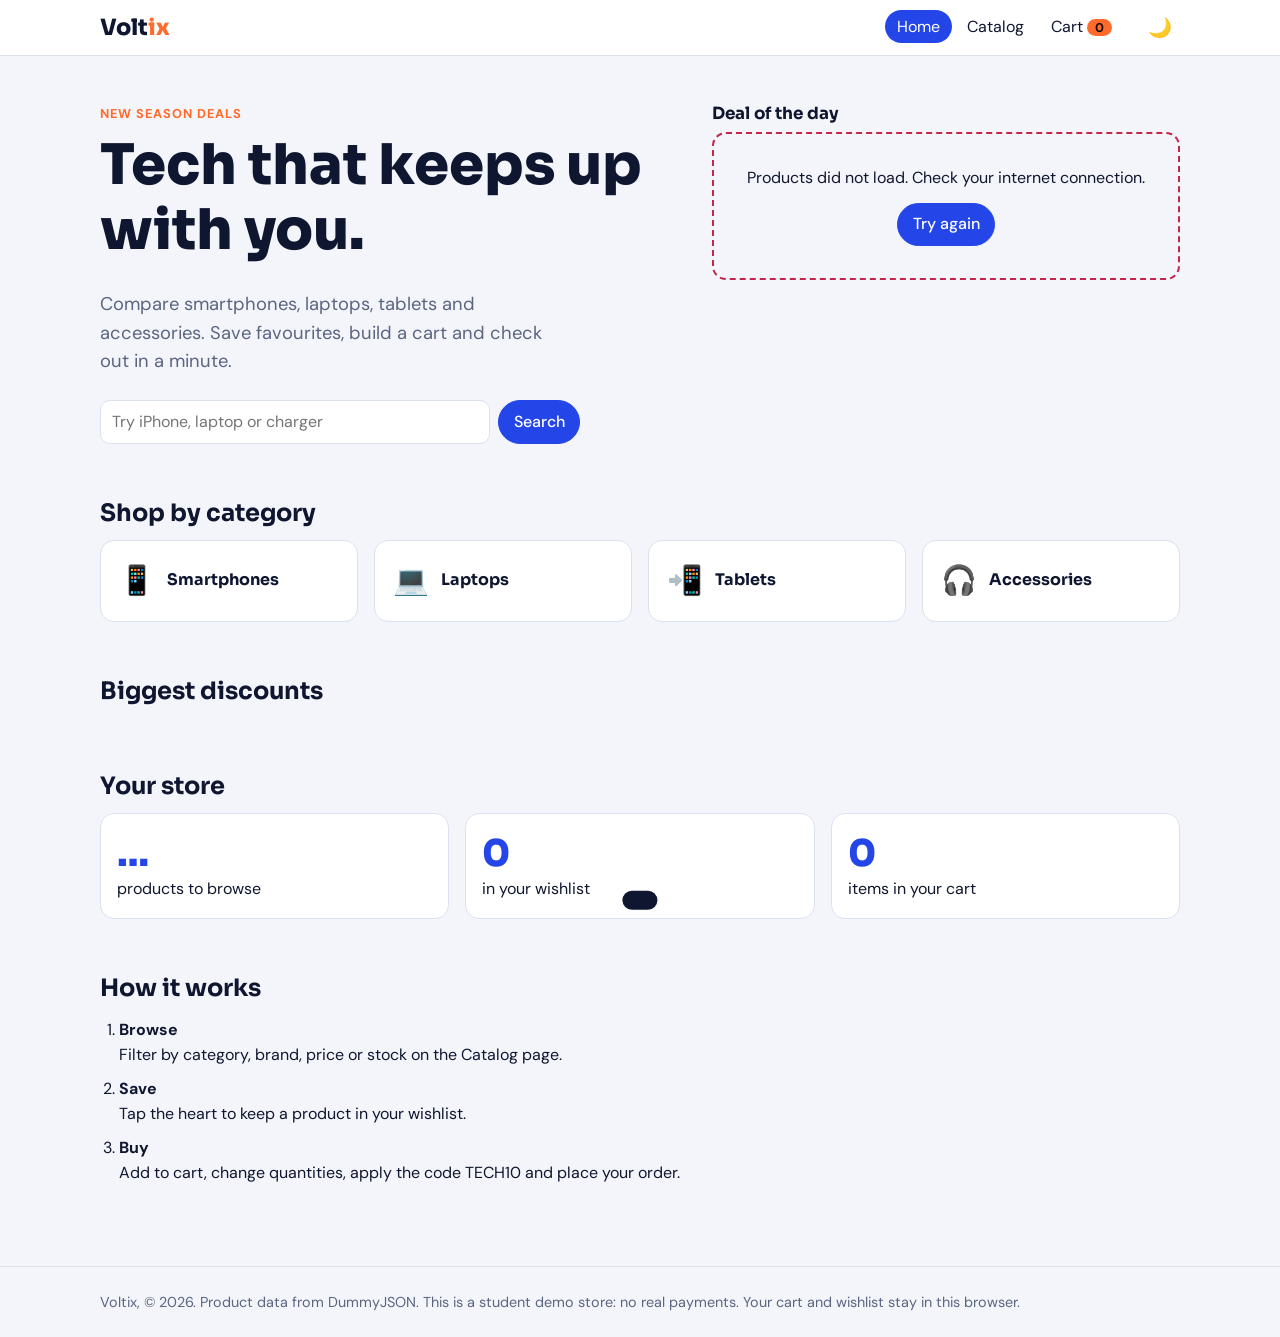
<file: techstore/index.html>
<!DOCTYPE html><html lang="en"><head><title>Voltix: phones, laptops and tablets</title><meta charset="utf-8"><meta name="viewport" content="width=device-width, initial-scale=1">
<link rel="preconnect" href="https://fonts.googleapis.com"><link rel="preconnect" href="https://fonts.gstatic.com" crossorigin>
<link href="https://fonts.googleapis.com/css2?family=Sora:wght@600;800&family=DM+Sans:wght@400;500;700&display=swap" rel="stylesheet">
<link rel="stylesheet" href="style.css"><script src="script.js" defer></script></head><body data-page="home">
<header class="site-header"><div class="wrap nav">
  <a class="logo" href="index.html">Volt<span>ix</span></a>
  <nav aria-label="Main"><a href="index.html" aria-current="page">Home</a><a href="products.html">Catalog</a><a href="cart.html">Cart <span class="pill" data-count="cart">0</span></a></nav>
  <button id="themeBtn" class="icon-btn" aria-label="Switch light or dark theme">🌙</button>
</div></header>
<main>
<section class="hero"><div class="wrap hero-grid">
  <div>
    <p class="eyebrow">New season deals</p>
    <h1>Tech that keeps up with you.</h1>
    <p class="lead">Compare smartphones, laptops, tablets and accessories. Save favourites, build a cart and check out in a minute.</p>
    <form class="hero-search" action="products.html" method="get" role="search">
      <label for="q" class="sr">Search products</label>
      <input id="q" name="q" type="search" placeholder="Try iPhone, laptop or charger" required>
      <button class="btn primary" type="submit">Search</button>
    </form>
  </div>
  <div><h2 class="small-h">Deal of the day</h2><div id="daily" aria-live="polite"></div></div>
</div></section>

<section class="wrap block"><h2>Shop by category</h2>
  <div class="cats">
    <a class="cat" href="products.html?cat=smartphones"><span>📱</span>Smartphones</a>
    <a class="cat" href="products.html?cat=laptops"><span>💻</span>Laptops</a>
    <a class="cat" href="products.html?cat=tablets"><span>📲</span>Tablets</a>
    <a class="cat" href="products.html?cat=mobile-accessories"><span>🎧</span>Accessories</a>
  </div></section>

<section class="wrap block"><h2>Biggest discounts</h2><div id="top" class="grid" aria-live="polite"></div></section>

<section class="wrap block"><h2>Your store</h2>
  <div class="stats">
    <div><strong data-count="products">…</strong><span>products to browse</span></div>
    <div><strong data-count="wish">0</strong><span>in your wishlist</span></div>
    <div><strong data-count="cart">0</strong><span>items in your cart</span></div>
  </div></section>

<section class="wrap block"><h2>How it works</h2>
  <ol class="steps">
    <li><b>Browse</b> Filter by category, brand, price or stock on the Catalog page.</li>
    <li><b>Save</b> Tap the heart to keep a product in your wishlist.</li>
    <li><b>Buy</b> Add to cart, change quantities, apply the code TECH10 and place your order.</li>
  </ol></section>
</main>
<footer class="site-footer"><div class="wrap">Voltix, © <span id="year"></span>. Product data from DummyJSON. This is a student demo store: no real payments. Your cart and wishlist stay in this browser.</div></footer>
<div id="toast" class="toast" role="status" aria-live="polite"></div><dialog id="modal" aria-label="Product details"></dialog></body></html>
</file>
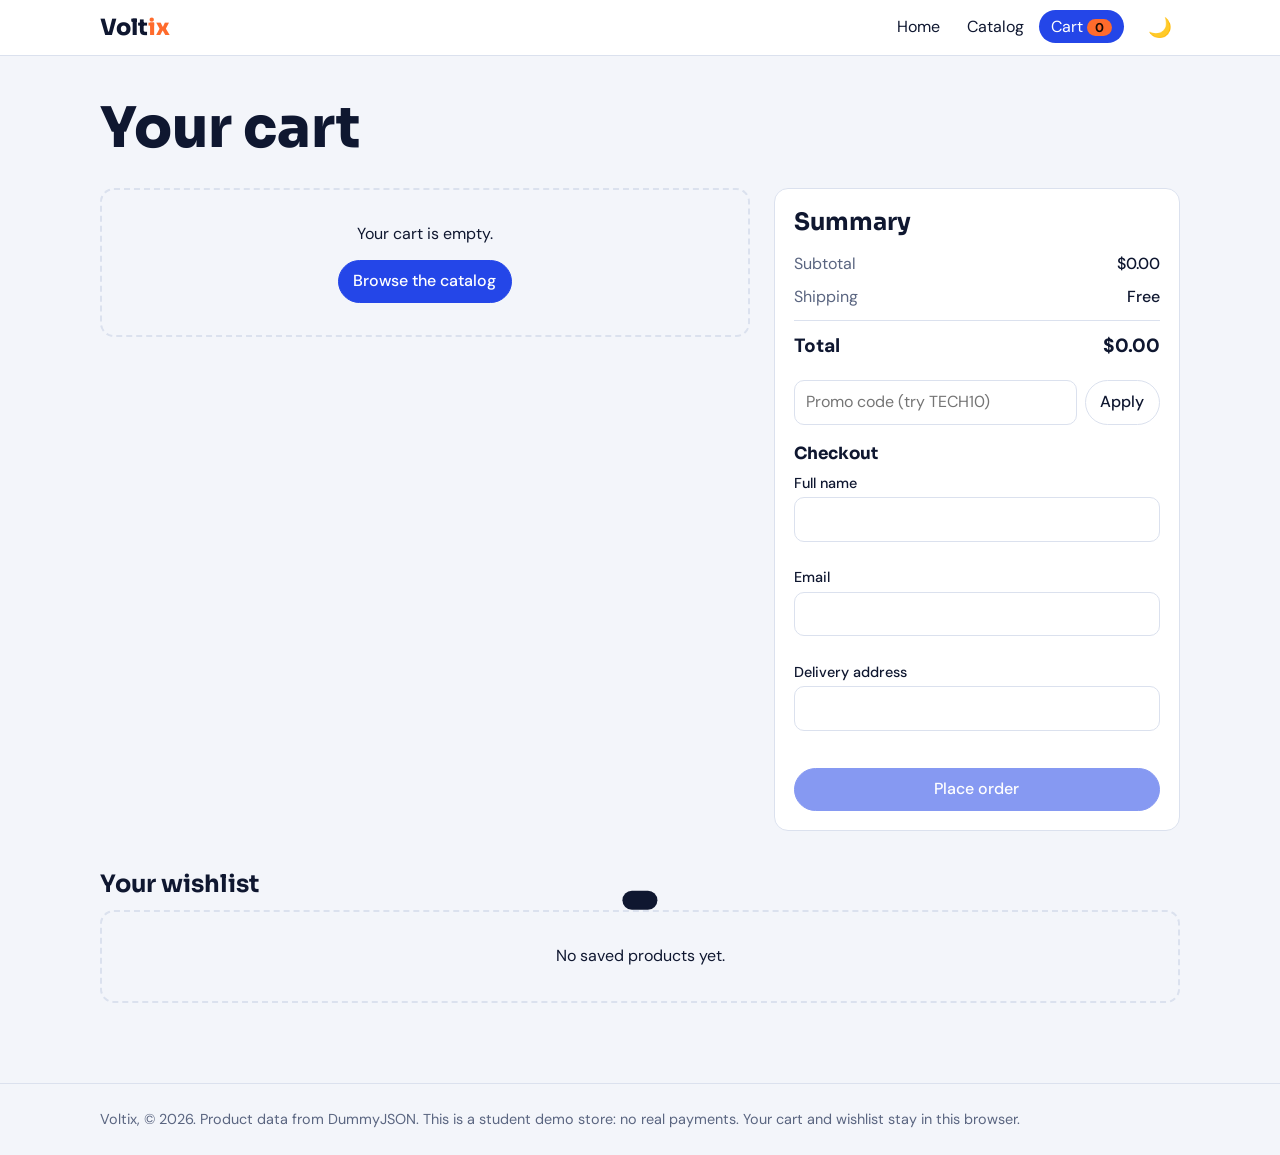
<file: techstore/cart.html>
<!DOCTYPE html><html lang="en"><head><title>Cart | Voltix</title><meta charset="utf-8"><meta name="viewport" content="width=device-width, initial-scale=1">
<link rel="preconnect" href="https://fonts.googleapis.com"><link rel="preconnect" href="https://fonts.gstatic.com" crossorigin>
<link href="https://fonts.googleapis.com/css2?family=Sora:wght@600;800&family=DM+Sans:wght@400;500;700&display=swap" rel="stylesheet">
<link rel="stylesheet" href="style.css"><script src="script.js" defer></script></head><body data-page="cart">
<header class="site-header"><div class="wrap nav">
  <a class="logo" href="index.html">Volt<span>ix</span></a>
  <nav aria-label="Main"><a href="index.html">Home</a><a href="products.html">Catalog</a><a href="cart.html" aria-current="page">Cart <span class="pill" data-count="cart">0</span></a></nav>
  <button id="themeBtn" class="icon-btn" aria-label="Switch light or dark theme">🌙</button>
</div></header>
<main class="wrap block">
  <h1>Your cart</h1>
  <div class="cart-layout">
    <section aria-label="Cart items"><div id="lines"></div></section>
    <aside class="summary" aria-label="Order summary">
      <h2>Summary</h2>
      <dl id="totals"></dl>
      <form id="promoForm" class="promo">
        <label for="promo" class="sr">Promo code</label>
        <input id="promo" type="text" placeholder="Promo code (try TECH10)" autocomplete="off">
        <button class="btn" type="submit">Apply</button>
      </form>
      <form id="checkout" novalidate>
        <h3>Checkout</h3>
        <label for="name">Full name</label><input id="name" required autocomplete="name">
        <p class="err" id="nameErr"></p>
        <label for="email">Email</label><input id="email" type="email" required autocomplete="email">
        <p class="err" id="emailErr"></p>
        <label for="address">Delivery address</label><input id="address" required autocomplete="street-address">
        <p class="err" id="addressErr"></p>
        <button id="placeBtn" class="btn primary wide" type="submit">Place order</button>
      </form>
    </aside>
  </div>
  <section class="block"><h2>Your wishlist</h2><div id="wish" class="grid" aria-live="polite"></div></section>
</main>
<footer class="site-footer"><div class="wrap">Voltix, © <span id="year"></span>. Product data from DummyJSON. This is a student demo store: no real payments. Your cart and wishlist stay in this browser.</div></footer>
<div id="toast" class="toast" role="status" aria-live="polite"></div><dialog id="modal" aria-label="Product details"></dialog></body></html>
</file>
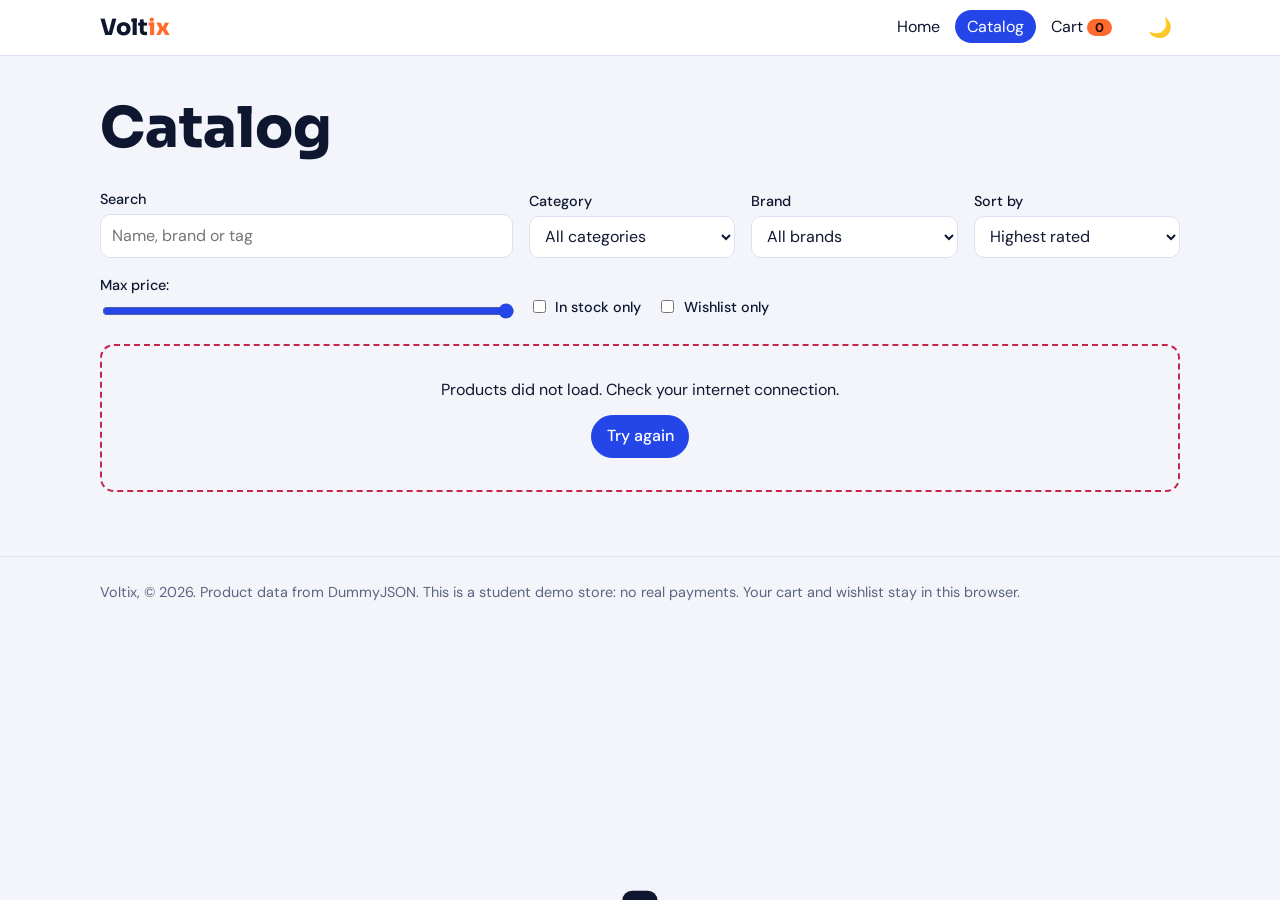
<file: techstore/products.html>
<!DOCTYPE html><html lang="en"><head><title>Catalog | Voltix</title><meta charset="utf-8"><meta name="viewport" content="width=device-width, initial-scale=1">
<link rel="preconnect" href="https://fonts.googleapis.com"><link rel="preconnect" href="https://fonts.gstatic.com" crossorigin>
<link href="https://fonts.googleapis.com/css2?family=Sora:wght@600;800&family=DM+Sans:wght@400;500;700&display=swap" rel="stylesheet">
<link rel="stylesheet" href="style.css"><script src="script.js" defer></script></head><body data-page="products">
<header class="site-header"><div class="wrap nav">
  <a class="logo" href="index.html">Volt<span>ix</span></a>
  <nav aria-label="Main"><a href="index.html">Home</a><a href="products.html" aria-current="page">Catalog</a><a href="cart.html">Cart <span class="pill" data-count="cart">0</span></a></nav>
  <button id="themeBtn" class="icon-btn" aria-label="Switch light or dark theme">🌙</button>
</div></header>
<main class="wrap block">
  <h1>Catalog</h1>
  <div class="toolbar">
    <div><label for="search">Search</label><input id="search" type="search" placeholder="Name, brand or tag"></div>
    <div><label for="category">Category</label><select id="category"><option value="">All categories</option></select></div>
    <div><label for="brand">Brand</label><select id="brand"><option value="">All brands</option></select></div>
    <div><label for="sort">Sort by</label><select id="sort"><option value="rating">Highest rated</option><option value="priceAsc">Price: low to high</option><option value="priceDesc">Price: high to low</option><option value="discount">Biggest discount</option><option value="name">Name A to Z</option></select></div>
    <div><label for="maxPrice">Max price: <output id="maxOut"></output></label><input id="maxPrice" type="range" min="0" max="100" step="10" value="100"></div>
    <div class="checks"><label class="check"><input id="inStock" type="checkbox"> In stock only</label><label class="check"><input id="onlyWish" type="checkbox"> Wishlist only</label></div>
  </div>
  <p id="count" class="muted" aria-live="polite"></p>
  <div id="grid" class="grid"></div>
</main>
<footer class="site-footer"><div class="wrap">Voltix, © <span id="year"></span>. Product data from DummyJSON. This is a student demo store: no real payments. Your cart and wishlist stay in this browser.</div></footer>
<div id="toast" class="toast" role="status" aria-live="polite"></div><dialog id="modal" aria-label="Product details"></dialog></body></html>
</file>
<file: techstore/style.css>
:root{--bg:#f3f5fa;--surface:#fff;--ink:#0f1730;--muted:#5a6580;--line:#dbe1ee;--brand:#2446e8;--on-brand:#fff;--accent:#ff6b2c;--good:#12805c;--bad:#c4264a;--r:14px}
[data-theme=dark]{--bg:#0a0f1f;--surface:#121a33;--ink:#e9edfb;--muted:#9aa6c8;--line:#232e52;--brand:#7c97ff;--on-brand:#0a0f1f;--accent:#ff8a57;--good:#4cd6a0;--bad:#ff7b9c}
*{box-sizing:border-box}
body{margin:0;background:var(--bg);color:var(--ink);font:16px/1.55 "DM Sans",system-ui,sans-serif}
h1,h2,h3,h4{font-family:Sora,system-ui,sans-serif;line-height:1.15;margin:0 0 .5em}
h1{font-size:clamp(2.1rem,6vw,3.5rem);font-weight:800}h2{font-size:1.5rem}h3{font-size:1.05rem}
.small-h{font-size:1.05rem}a{color:inherit}
.wrap{max-width:1120px;margin:0 auto;padding:0 1.25rem}.block{padding-top:2.5rem;padding-bottom:1rem}
.sr{position:absolute;width:1px;height:1px;overflow:hidden;clip:rect(0 0 0 0)}
.muted{color:var(--muted)}
:focus-visible{outline:3px solid var(--accent);outline-offset:2px}
.site-header{position:sticky;top:0;z-index:5;background:var(--surface);border-bottom:1px solid var(--line)}
.nav{display:flex;align-items:center;gap:1rem;flex-wrap:wrap;padding-top:.7rem;padding-bottom:.7rem}
.logo{font:800 1.4rem Sora,sans-serif;text-decoration:none;margin-right:auto}.logo span{color:var(--accent)}
nav a{text-decoration:none;padding:.4rem .75rem;border-radius:99px;margin-left:.2rem}
nav a:hover{background:var(--bg)}nav a[aria-current]{background:var(--brand);color:var(--on-brand)}
.pill{background:var(--accent);color:#1a0b02;border-radius:99px;padding:0 .5rem;font-size:.8rem;font-weight:700}
.btn{font:inherit;font-weight:500;border:1px solid var(--line);background:var(--surface);color:var(--ink);padding:.5rem .9rem;border-radius:99px;cursor:pointer;text-decoration:none;display:inline-block}
.btn:hover{border-color:var(--brand)}.btn:disabled{opacity:.55;cursor:not-allowed}
.btn.primary{background:var(--brand);color:var(--on-brand);border-color:var(--brand)}
.btn.wide{width:100%;margin-top:.8rem}
.btn.fav.on{color:var(--bad);border-color:var(--bad)}
.icon-btn{border:0;background:none;font-size:1.2rem;cursor:pointer;color:inherit;padding:.3rem .5rem;border-radius:8px}
input,select{font:inherit;color:var(--ink);background:var(--surface);border:1px solid var(--line);border-radius:10px;padding:.55rem .7rem;width:100%}
input[type=range]{padding:0;accent-color:var(--brand)}
label{font-weight:500;font-size:.9rem;display:block;margin-bottom:.2rem}
.eyebrow{color:var(--accent);font-weight:700;text-transform:uppercase;letter-spacing:.08em;font-size:.8rem;margin:0 0 .6rem}
.hero{padding:3rem 0 1rem}
.hero-grid{display:grid;grid-template-columns:1.1fr .9fr;gap:2.5rem;align-items:start}
.lead{font-size:1.15rem;color:var(--muted);max-width:36ch}
.hero-search{display:flex;gap:.5rem;margin-top:1.5rem;max-width:30rem}
.cats{display:grid;grid-template-columns:repeat(auto-fit,minmax(200px,1fr));gap:1rem}
.cat{display:flex;align-items:center;gap:.8rem;background:var(--surface);border:1px solid var(--line);border-radius:var(--r);padding:1.1rem;text-decoration:none;font-weight:700;font-family:Sora,sans-serif}
.cat span{font-size:1.8rem}.cat:hover{border-color:var(--brand);transform:translateY(-2px)}
.grid{display:grid;grid-template-columns:repeat(auto-fill,minmax(265px,1fr));gap:1.1rem}
.card{background:var(--surface);border:1px solid var(--line);border-radius:var(--r);overflow:hidden;display:flex;flex-direction:column;position:relative}
.card img{width:100%;aspect-ratio:1/1;object-fit:contain;background:linear-gradient(var(--bg),var(--surface));padding:.6rem}
.badge{position:absolute;left:.7rem;top:.7rem;background:var(--accent);color:#1a0b02;font-weight:700;font-size:.8rem;border-radius:99px;padding:.1rem .6rem}
.card-body{padding:.9rem;display:flex;flex-direction:column;gap:.4rem;flex:1}
.brand{margin:0;color:var(--muted);font-size:.8rem;text-transform:uppercase;letter-spacing:.06em}
.card h3{margin:0}
.rating{margin:0;color:var(--muted);font-size:.9rem}
.price{display:flex;align-items:baseline;gap:.5rem;margin:0}.price strong{font:800 1.3rem Sora,sans-serif}.price s{color:var(--muted);font-size:.9rem}
.stock{font-size:.85rem;margin:0;font-weight:500}.stock.in{color:var(--good)}.stock.low{color:var(--accent)}.stock.out{color:var(--bad)}
.card-actions .btn.primary{flex:1;text-align:center}
.card-actions{display:flex;gap:.4rem;margin-top:auto;flex-wrap:wrap;padding-top:.4rem}
.toolbar{display:grid;grid-template-columns:2fr 1fr 1fr 1fr;gap:1rem;align-items:end;margin-bottom:1rem}
.checks{display:flex;gap:1rem;flex-wrap:wrap;grid-column:span 2}
.check{display:flex;gap:.4rem;align-items:center;margin:0 0 .6rem}.check input{width:auto}
.stats{display:grid;grid-template-columns:repeat(auto-fit,minmax(180px,1fr));gap:1rem}
.stats div{background:var(--surface);border:1px solid var(--line);border-radius:var(--r);padding:1rem}
.stats strong{display:block;font:800 2.3rem Sora,sans-serif;color:var(--brand)}
.steps{padding-left:1.2rem;display:grid;gap:.6rem}.steps b{display:block}
.status{grid-column:1/-1;text-align:center;padding:2rem 1rem;border:2px dashed var(--line);border-radius:var(--r);display:flex;flex-direction:column;align-items:center;gap:.8rem}
.status.error{border-color:var(--bad)}
.spinner{width:1.6rem;height:1.6rem;border:3px solid var(--line);border-top-color:var(--brand);border-radius:50%;animation:spin .8s linear infinite}
@keyframes spin{to{transform:rotate(360deg)}}
.cart-layout{display:grid;grid-template-columns:1.6fr 1fr;gap:1.5rem;align-items:start}
.line{display:grid;grid-template-columns:80px 1fr auto;gap:.9rem;align-items:center;background:var(--surface);border:1px solid var(--line);border-radius:var(--r);padding:.7rem;margin-bottom:.7rem}
.line img{width:80px;height:80px;object-fit:contain;background:var(--bg);border-radius:10px}
.line h3{margin:0 0 .2rem}.line p{margin:0}
.qty{display:inline-flex;align-items:center;gap:.4rem;margin-top:.4rem}
.qty button{width:2rem;height:2rem;border-radius:50%;border:1px solid var(--line);background:var(--surface);color:var(--ink);cursor:pointer;font-size:1.1rem}
.qty output{min-width:1.5rem;text-align:center;font-weight:700}
.line-end{text-align:right;display:flex;flex-direction:column;align-items:flex-end;gap:.3rem}
.summary{position:sticky;top:5rem;background:var(--surface);border:1px solid var(--line);border-radius:var(--r);padding:1.2rem}
.summary dl{margin:0 0 1rem}.summary dl div{display:flex;justify-content:space-between;padding:.25rem 0}
.summary dt{color:var(--muted)}.summary dd{margin:0;font-weight:500}
.summary .total{border-top:1px solid var(--line);margin-top:.4rem;padding-top:.6rem;font-size:1.2rem}.total dt,.total dd{color:var(--ink);font-weight:800}
.promo{display:flex;gap:.5rem;margin-bottom:1.2rem}
#checkout h3{margin-top:.5rem}#checkout input{margin-bottom:.2rem}
.err{color:var(--bad);font-size:.85rem;min-height:1.1em;margin:0 0 .4rem}
.order-ok{text-align:center;padding:2rem 1rem}.order-ok h2{color:var(--good)}
dialog{border:0;border-radius:var(--r);padding:0;width:calc(100% - 2rem);max-width:720px;max-height:90vh;background:var(--surface);color:var(--ink)}
dialog::backdrop{background:rgba(5,9,22,.7)}
dialog .main-img{width:100%;height:280px;object-fit:contain;background:var(--bg);display:block}
.thumbs{display:flex;gap:.4rem;padding:.5rem 1.4rem 0;overflow-x:auto}
.thumbs button{border:2px solid var(--line);background:var(--bg);border-radius:8px;padding:0;cursor:pointer;width:56px;height:56px;flex:none}
.thumbs button[aria-current=true]{border-color:var(--brand)}.thumbs img{width:100%;height:100%;object-fit:contain}
.modal-body{padding:1rem 1.4rem 1.5rem}
.specs{width:100%;border-collapse:collapse;margin-bottom:1rem}.specs th,.specs td{text-align:left;padding:.35rem .5rem;border-bottom:1px solid var(--line);font-size:.95rem}.specs th{color:var(--muted);font-weight:500;width:40%}
.review{border-left:3px solid var(--line);padding-left:.7rem;margin:.5rem 0}.review p{margin:0}
.close{position:absolute;right:.6rem;top:.6rem;background:var(--surface);border-radius:50%;width:2.2rem;height:2.2rem}
.toast{position:fixed;left:50%;bottom:1.2rem;transform:translate(-50%,150%);background:var(--ink);color:var(--bg);padding:.6rem 1.1rem;border-radius:99px;transition:transform .25s;z-index:20}
.toast.show{transform:translate(-50%,0)}
.site-footer{margin-top:3rem;padding:1.5rem 0;border-top:1px solid var(--line);color:var(--muted);font-size:.9rem}
@media(max-width:860px){.hero-grid,.cart-layout{grid-template-columns:1fr}.toolbar{grid-template-columns:1fr 1fr}.toolbar>:first-child,.checks{grid-column:1/-1}.nav nav{order:3;width:100%;display:flex;overflow-x:auto}.summary{position:static}}
@media(prefers-reduced-motion:reduce){*{animation:none!important;transition:none!important}}
</file>
